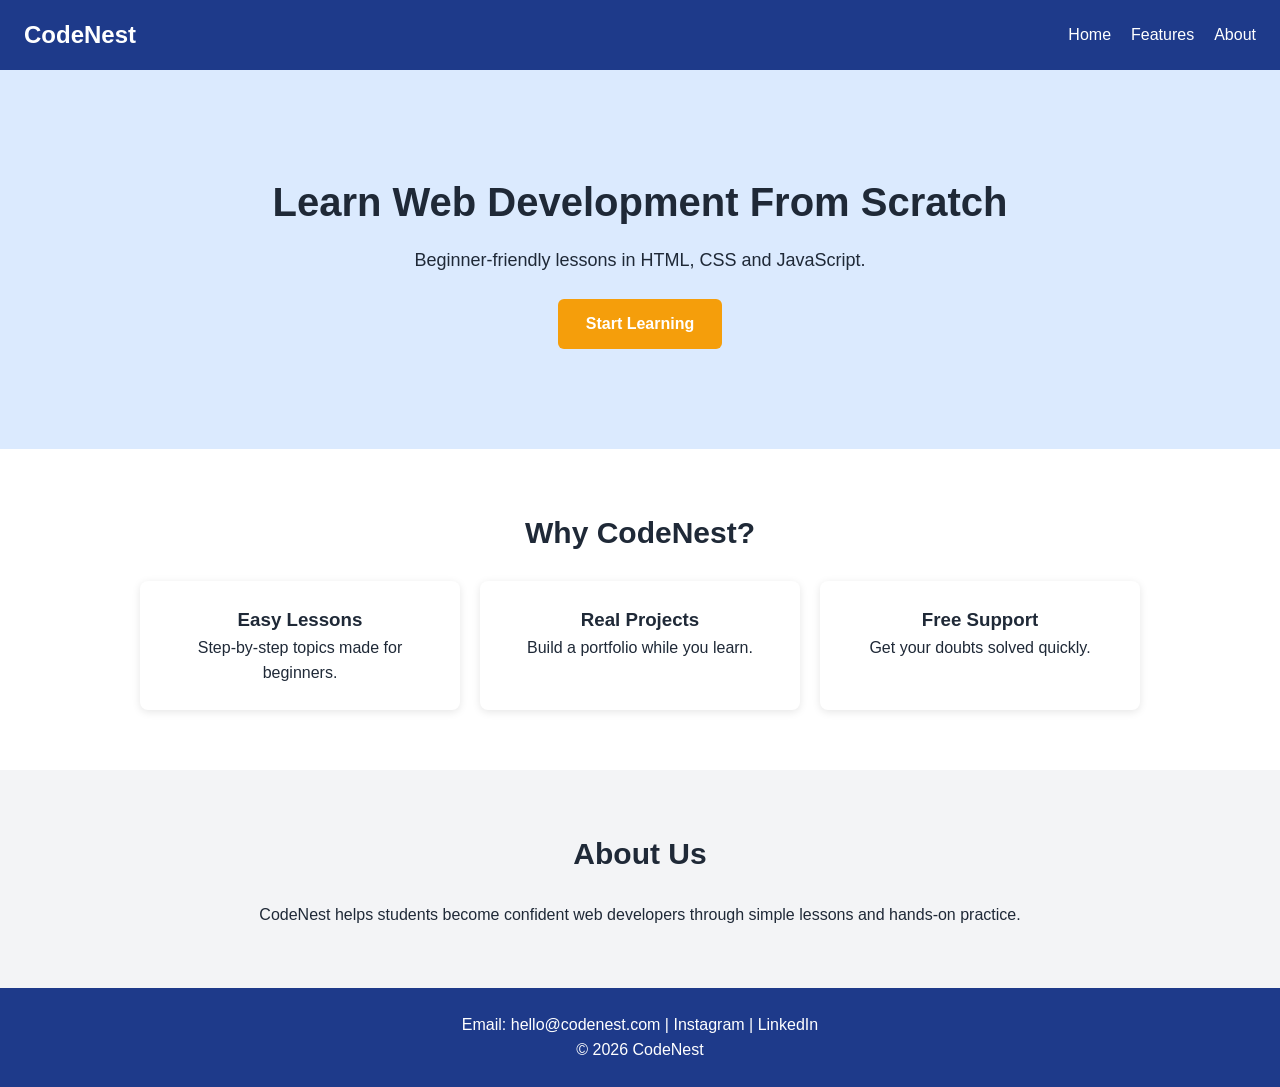
<file: WebDev-L1-LandingPage/index.html>
<!DOCTYPE html>
<html lang="en">

<head>
    <meta charset="UTF-8">
    <meta name="viewport" content="width=device-width, initial-scale=1.0">
    <title>CodeNest</title>
    <link rel="stylesheet" href="style.css">
</head>

<body>
    <nav class="navbar">
        <h2>CodeNest</h2>
        <ul>
            <li><a href="#home">Home</a></li>
            <li><a href="#features">Features</a></li>
            <li><a href="#about">About</a></li>
        </ul>
    </nav>

    <section id="home" class="hero">
        <h1>Learn Web Development From Scratch</h1>
        <p>Beginner-friendly lessons in HTML, CSS and JavaScript.</p>
        <a href="#features" class="btn">Start Learning</a>
    </section>

    <section id="features" class="section">
        <h2>Why CodeNest?</h2>
        <div class="cards">
            <div class="card">
                <h3>Easy Lessons</h3>
                <p>Step-by-step topics made for beginners.</p>
            </div>
            <div class="card">
                <h3>Real Projects</h3>
                <p>Build a portfolio while you learn.</p>
            </div>
            <div class="card">
                <h3>Free Support</h3>
                <p>Get your doubts solved quickly.</p>
            </div>
        </div>
    </section>

    <section id="about" class="section alt">
        <h2>About Us</h2>
        <p>CodeNest helps students become confident web developers through simple lessons and hands-on practice.</p>
    </section>

    <footer>
        <p>Email: hello@codenest.com | Instagram | LinkedIn</p>
        <p>© 2026 CodeNest</p>
    </footer>
</body>

</html>
</file>
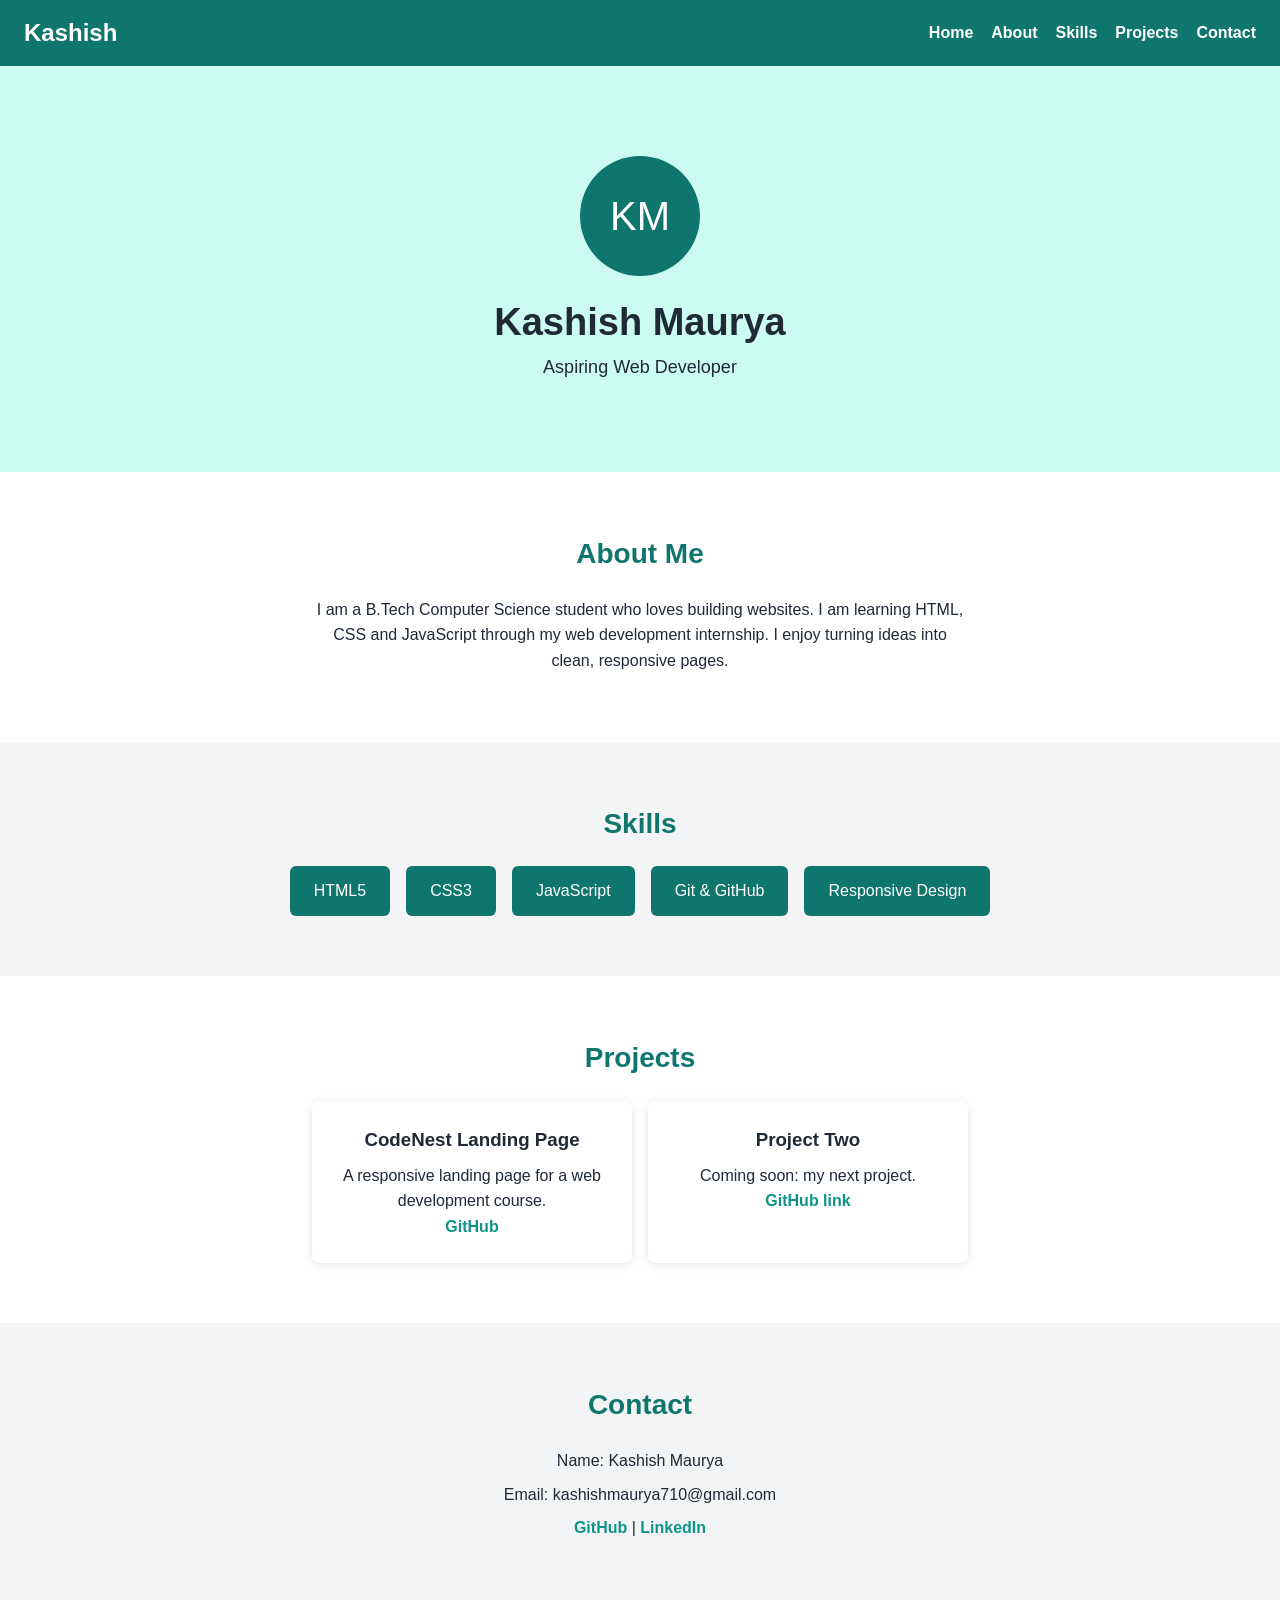
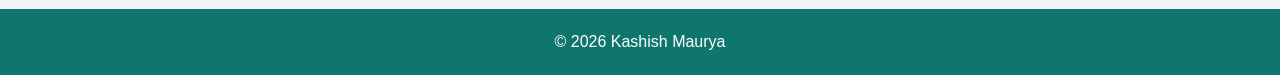
<file: WebDev-L1-Portfolio/index.html>
<!DOCTYPE html>
<html lang="en">
<head>
  <meta charset="UTF-8">
  <meta name="viewport" content="width=device-width, initial-scale=1.0">
  <title>Kashish Maurya | Portfolio</title>
  <link rel="stylesheet" href="style.css">
</head>
<body>
  <nav class="navbar">
    <h2>Kashish</h2>
    <ul>
      <li><a href="#home">Home</a></li>
      <li><a href="#about">About</a></li>
      <li><a href="#skills">Skills</a></li>
      <li><a href="#projects">Projects</a></li>
      <li><a href="#contact">Contact</a></li>
    </ul>
  </nav>

  <section id="home" class="hero">
    <div class="avatar">KM</div>
    <h1>Kashish Maurya</h1>
    <p>Aspiring Web Developer</p>
  </section>

  <section id="about" class="section">
    <h2>About Me</h2>
    <p>I am a B.Tech Computer Science student who loves building websites. I am learning HTML, CSS and JavaScript through my web development internship. I enjoy turning ideas into clean, responsive pages.</p>
  </section>

  <section id="skills" class="section alt">
    <h2>Skills</h2>
    <div class="grid">
      <div class="skill">HTML5</div>
      <div class="skill">CSS3</div>
      <div class="skill">JavaScript</div>
      <div class="skill">Git &amp; GitHub</div>
      <div class="skill">Responsive Design</div>
    </div>
  </section>

  <section id="projects" class="section">
    <h2>Projects</h2>
    <div class="grid">
      <div class="card">
        <h3>CodeNest Landing Page</h3>
        <p>A responsive landing page for a web development course.</p>
        <a href="https://github.com/kashishmaurya710-oss/OIBSIP" target="_blank">GitHub</a>
      </div>
      <div class="card">
        <h3>Project Two</h3>
        <p>Coming soon: my next project.</p>
        <a href="#">GitHub link</a>
      </div>
    </div>
  </section>

  <section id="contact" class="section alt">
    <h2>Contact</h2>
    <p>Name: Kashish Maurya</p>
    <p>Email: kashishmaurya710@gmail.com</p>
    <p><a href="https://github.com/kashishmaurya710-oss" target="_blank">GitHub</a> | <a href="https://www.linkedin.com/in/kashish-maurya-706898379/" target="_blank">LinkedIn</a>
  </section>

  <footer><p>© 2026 Kashish Maurya</p></footer>
</body>
</html>
</file>
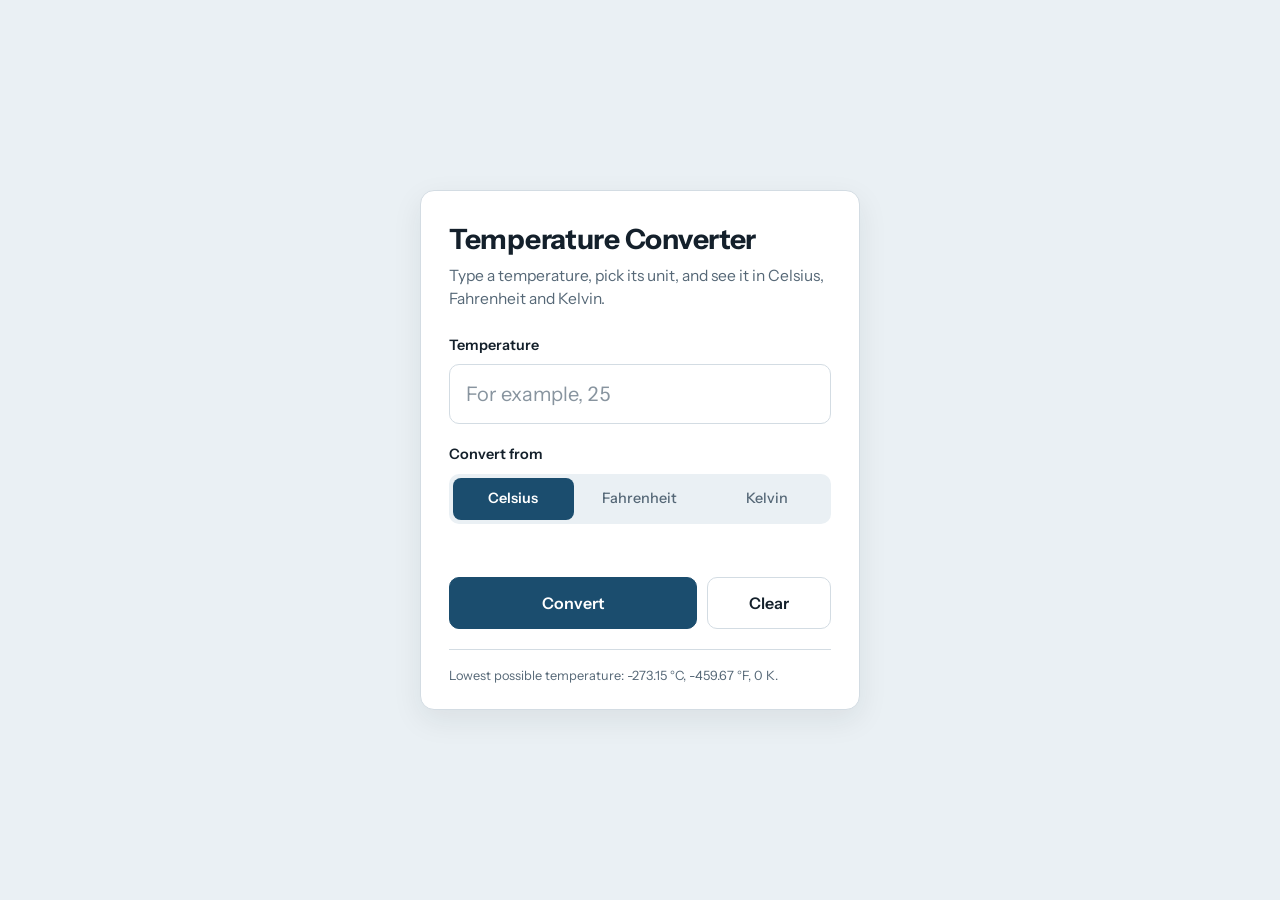
<file: WebDev-L1-TempConverter/index.html>
<!DOCTYPE html>
<html lang="en">
<head>
  <meta charset="UTF-8">
  <meta name="viewport" content="width=device-width, initial-scale=1.0">
  <meta name="description" content="Convert temperatures between Celsius, Fahrenheit and Kelvin. Built with HTML, CSS and vanilla JavaScript.">
  <title>Temperature Converter</title>
  <link rel="preconnect" href="https://fonts.googleapis.com">
  <link rel="preconnect" href="https://fonts.gstatic.com" crossorigin>
  <link href="https://fonts.googleapis.com/css2?family=Instrument+Sans:wght@400;500;600;700&display=swap" rel="stylesheet">
  <link rel="stylesheet" href="style.css">
</head>
<body>
  <main class="card">
    <header class="card-header">
      <h1>Temperature Converter</h1>
      <p class="subtitle">Type a temperature, pick its unit, and see it in Celsius, Fahrenheit and Kelvin.</p>
    </header>

    <form id="converter" novalidate>
      <div class="field">
        <label for="temp">Temperature</label>
        <input
          type="text"
          id="temp"
          name="temp"
          inputmode="decimal"
          autocomplete="off"
          placeholder="For example, 25"
          aria-describedby="error"
        >
      </div>

      <fieldset class="field">
        <legend>Convert from</legend>
        <div class="segments">
          <input type="radio" id="unit-c" name="unit" value="C" checked>
          <label for="unit-c">Celsius</label>

          <input type="radio" id="unit-f" name="unit" value="F">
          <label for="unit-f">Fahrenheit</label>

          <input type="radio" id="unit-k" name="unit" value="K">
          <label for="unit-k">Kelvin</label>
        </div>
      </fieldset>

      <p id="error" class="error" role="alert"></p>

      <div class="actions">
        <button type="submit" id="convertBtn" class="btn primary">Convert</button>
        <button type="button" id="clearBtn" class="btn secondary">Clear</button>
      </div>
    </form>

    <section id="results" class="results" aria-live="polite" hidden>
      <h2 class="visually-hidden">Converted values</h2>

      <div class="gauge" aria-hidden="true">
        <div class="track"><div class="mercury" id="mercury"></div></div>
        <div class="ticks">
          <span class="tick" style="left: 25%">0 °C freezing</span>
          <span class="tick" style="left: 75%">100 °C boiling</span>
        </div>
      </div>

      <div class="row" id="row-c">
        <span class="name">Celsius</span>
        <span class="value" id="out-c"></span>
      </div>
      <div class="row" id="row-f">
        <span class="name">Fahrenheit</span>
        <span class="value" id="out-f"></span>
      </div>
      <div class="row" id="row-k">
        <span class="name">Kelvin</span>
        <span class="value" id="out-k"></span>
      </div>
    </section>

    <footer class="card-footer">
      <p>Lowest possible temperature: -273.15 °C, -459.67 °F, 0 K.</p>
    </footer>
  </main>

  <script src="script.js"></script>
</body>
</html>
</file>
<file: WebDev-L1-LandingPage/style.css>
* {
    box-sizing: border-box;
    margin: 0;
    padding: 0;
}

body {
    font-family: Arial, sans-serif;
    color: #1f2937;
    line-height: 1.6;
}

a {
    text-decoration: none;
}

.navbar {
    position: sticky;
    top: 0;
    display: flex;
    justify-content: space-between;
    align-items: center;
    padding: 16px 24px;
    background: #1e3a8a;
    color: #fff;
}

.navbar ul {
    display: flex;
    gap: 20px;
    list-style: none;
}

.navbar a {
    color: #fff;
}

.hero {
    text-align: center;
    padding: 100px 20px;
    background: #dbeafe;
}

.hero h1 {
    font-size: 40px;
    margin-bottom: 12px;
}

.hero p {
    font-size: 18px;
    margin-bottom: 24px;
}

.btn {
    display: inline-block;
    padding: 12px 28px;
    background: #f59e0b;
    color: #fff;
    border-radius: 6px;
    font-weight: bold;
}

.section {
    padding: 60px 24px;
    text-align: center;
}

.section h2 {
    font-size: 30px;
    margin-bottom: 24px;
}

.alt {
    background: #f3f4f6;
}

.cards {
    display: flex;
    flex-wrap: wrap;
    gap: 20px;
    justify-content: center;
}

.card {
    flex: 1 1 250px;
    max-width: 320px;
    padding: 24px;
    background: #fff;
    border-radius: 8px;
    box-shadow: 0 2px 8px rgba(0, 0, 0, 0.1);
}

footer {
    text-align: center;
    padding: 24px;
    background: #1e3a8a;
    color: #fff;
}

@media (max-width: 600px) {
    .hero h1 {
        font-size: 28px;
    }

    .navbar {
        flex-direction: column;
        gap: 8px;
    }
}
</file>
<file: WebDev-L1-Portfolio/style.css>
* { box-sizing: border-box; margin: 0; padding: 0; }
html { scroll-behavior: smooth; }
body { font-family: Arial, sans-serif; color: #1f2937; line-height: 1.6; }
a { color: #0d9488; text-decoration: none; font-weight: bold; }

.navbar { position: sticky; top: 0; display: flex; justify-content: space-between;
  align-items: center; padding: 14px 24px; background: #0f766e; }
.navbar h2, .navbar a { color: #fff; }
.navbar ul { display: flex; gap: 18px; list-style: none; flex-wrap: wrap; }

.hero { text-align: center; padding: 90px 20px; background: #ccfbf1; }
.avatar { width: 120px; height: 120px; margin: 0 auto 16px; border-radius: 50%;
  background: #0f766e; color: #fff; font-size: 40px;
  display: flex; align-items: center; justify-content: center; }
.hero h1 { font-size: 38px; }
.hero p { font-size: 18px; }

.section { padding: 60px 24px; text-align: center; }
.section h2 { font-size: 28px; margin-bottom: 20px; color: #0f766e; }
.section > p { max-width: 650px; margin: 0 auto 8px; }
.alt { background: #f3f4f6; }

.grid { display: flex; flex-wrap: wrap; gap: 16px; justify-content: center; }
.skill { padding: 12px 24px; background: #0f766e; color: #fff; border-radius: 6px; }
.card { flex: 1 1 250px; max-width: 320px; padding: 24px; background: #fff;
  border-radius: 8px; box-shadow: 0 2px 8px rgba(0,0,0,0.1); }
.card h3 { margin-bottom: 8px; }

footer { text-align: center; padding: 20px; background: #0f766e; color: #fff; }

@media (max-width: 600px) {
  .navbar { flex-direction: column; gap: 8px; }
  .hero h1 { font-size: 28px; }
}
</file>
<file: WebDev-L1-TempConverter/style.css>
/* Temperature Converter: styles
   Palette: cool slate paper, deep ink, steel-blue action colour, mercury red for the gauge. */

:root {
  --paper: #eaf0f4;
  --card: #ffffff;
  --ink: #14202b;
  --muted: #566877;
  --line: #d3dce3;
  --accent: #1b4d6e;
  --on-accent: #ffffff;
  --mercury: #d6402b;
  --error: #b3261e;
  --error-bg: #fdecea;
  --focus: #1b4d6e;
  --radius: 14px;
  --radius-sm: 10px;

  font-family: "Instrument Sans", system-ui, -apple-system, "Segoe UI", Roboto, Arial, sans-serif;
  color-scheme: light dark;
}

@media (prefers-color-scheme: dark) {
  :root {
    --paper: #0e1922;
    --card: #15232e;
    --ink: #e8eef3;
    --muted: #96a8b7;
    --line: #2a3b49;
    --accent: #8cc2e6;
    --on-accent: #0e1922;
    --mercury: #ff6a50;
    --error: #ff9a90;
    --error-bg: #3a1e1c;
    --focus: #8cc2e6;
  }
}

*,
*::before,
*::after {
  box-sizing: border-box;
}

body {
  margin: 0;
  min-height: 100vh;
  display: flex;
  align-items: center;
  justify-content: center;
  padding: 24px 16px;
  background: var(--paper);
  color: var(--ink);
  line-height: 1.5;
}

[hidden] {
  display: none !important;
}

.visually-hidden {
  position: absolute;
  width: 1px;
  height: 1px;
  margin: -1px;
  padding: 0;
  overflow: hidden;
  clip: rect(0, 0, 0, 0);
  white-space: nowrap;
  border: 0;
}

/* Card */
.card {
  width: 100%;
  max-width: 440px;
  padding: 32px 28px 24px;
  background: var(--card);
  border: 1px solid var(--line);
  border-radius: var(--radius);
  box-shadow: 0 10px 30px rgba(20, 32, 43, 0.08);
}

.card-header {
  margin-bottom: 24px;
}

h1 {
  margin: 0 0 8px;
  font-size: 1.75rem;
  line-height: 1.2;
  font-weight: 700;
  letter-spacing: -0.01em;
}

.subtitle {
  margin: 0;
  color: var(--muted);
  font-size: 0.975rem;
}

/* Form */
.field {
  margin: 0 0 20px;
  padding: 0;
  border: 0;
}

label,
legend {
  display: block;
  margin-bottom: 8px;
  padding: 0;
  font-size: 0.9rem;
  font-weight: 600;
}

input[type="text"] {
  width: 100%;
  padding: 14px 16px;
  font: inherit;
  font-size: 1.25rem;
  font-variant-numeric: tabular-nums;
  color: var(--ink);
  background: var(--card);
  border: 1.5px solid var(--line);
  border-radius: var(--radius-sm);
  transition: border-color 0.15s ease, box-shadow 0.15s ease;
}

input[type="text"]::placeholder {
  color: var(--muted);
  opacity: 0.7;
}

input[type="text"]:focus-visible {
  outline: none;
  border-color: var(--focus);
  box-shadow: 0 0 0 3px color-mix(in srgb, var(--focus) 25%, transparent);
}

input[type="text"][aria-invalid="true"] {
  border-color: var(--error);
}

/* Unit selector: three radios styled as a segmented control */
.segments {
  display: grid;
  grid-template-columns: repeat(3, 1fr);
  gap: 6px;
  padding: 4px;
  background: var(--paper);
  border-radius: var(--radius-sm);
}

.segments input {
  position: absolute;
  opacity: 0;
  pointer-events: none;
}

.segments label {
  margin: 0;
  padding: 10px 6px;
  text-align: center;
  font-size: 0.9rem;
  font-weight: 500;
  color: var(--muted);
  border-radius: 8px;
  cursor: pointer;
  transition: background-color 0.15s ease, color 0.15s ease;
}

.segments input:checked + label {
  background: var(--accent);
  color: var(--on-accent);
  font-weight: 600;
}

.segments input:focus-visible + label {
  outline: 3px solid var(--focus);
  outline-offset: 2px;
}

/* Error message */
.error {
  min-height: 1.5em;
  margin: 0 0 12px;
  color: var(--error);
  font-size: 0.9rem;
  font-weight: 500;
}

.error:not(:empty) {
  padding: 10px 12px;
  background: var(--error-bg);
  border-radius: 8px;
}

/* Buttons */
.actions {
  display: grid;
  grid-template-columns: 2fr 1fr;
  gap: 10px;
}

.btn {
  padding: 13px 16px;
  font: inherit;
  font-weight: 600;
  border-radius: var(--radius-sm);
  cursor: pointer;
  transition: filter 0.15s ease, background-color 0.15s ease;
}

.btn.primary {
  color: var(--on-accent);
  background: var(--accent);
  border: 1.5px solid var(--accent);
}

.btn.primary:hover {
  filter: brightness(1.1);
}

.btn.secondary {
  color: var(--ink);
  background: transparent;
  border: 1.5px solid var(--line);
}

.btn.secondary:hover {
  background: var(--paper);
}

.btn:focus-visible {
  outline: 3px solid var(--focus);
  outline-offset: 2px;
}

/* Results */
.results {
  margin-top: 28px;
  padding-top: 24px;
  border-top: 1px solid var(--line);
}

.gauge {
  margin-bottom: 28px;
}

.track {
  height: 12px;
  background: var(--paper);
  border: 1px solid var(--line);
  border-radius: 999px;
  overflow: hidden;
}

.mercury {
  width: 0;
  height: 100%;
  background: var(--mercury);
  border-radius: 999px;
  transition: width 0.5s ease;
}

.ticks {
  position: relative;
  height: 22px;
  margin-top: 6px;
}

.tick {
  position: absolute;
  top: 0;
  transform: translateX(-50%);
  white-space: nowrap;
  font-size: 0.75rem;
  color: var(--muted);
}

.row {
  display: flex;
  align-items: baseline;
  justify-content: space-between;
  gap: 12px;
  padding: 14px 14px 14px 16px;
  margin-bottom: 8px;
  border: 1px solid var(--line);
  border-left: 4px solid var(--line);
  border-radius: var(--radius-sm);
}

.row.source {
  border-left-color: var(--mercury);
  background: var(--paper);
}

.row .name {
  font-size: 0.9rem;
  color: var(--muted);
}

.row .value {
  font-size: 1.5rem;
  font-weight: 700;
  font-variant-numeric: tabular-nums;
}

/* Footer note */
.card-footer {
  margin-top: 20px;
  padding-top: 16px;
  border-top: 1px solid var(--line);
}

.card-footer p {
  margin: 0;
  font-size: 0.8rem;
  color: var(--muted);
}

/* Small screens */
@media (max-width: 420px) {
  .card {
    padding: 24px 18px 20px;
  }

  h1 {
    font-size: 1.5rem;
  }

  .row .value {
    font-size: 1.3rem;
  }
}

@media (prefers-reduced-motion: reduce) {
  * {
    transition: none !important;
  }
}
</file>
